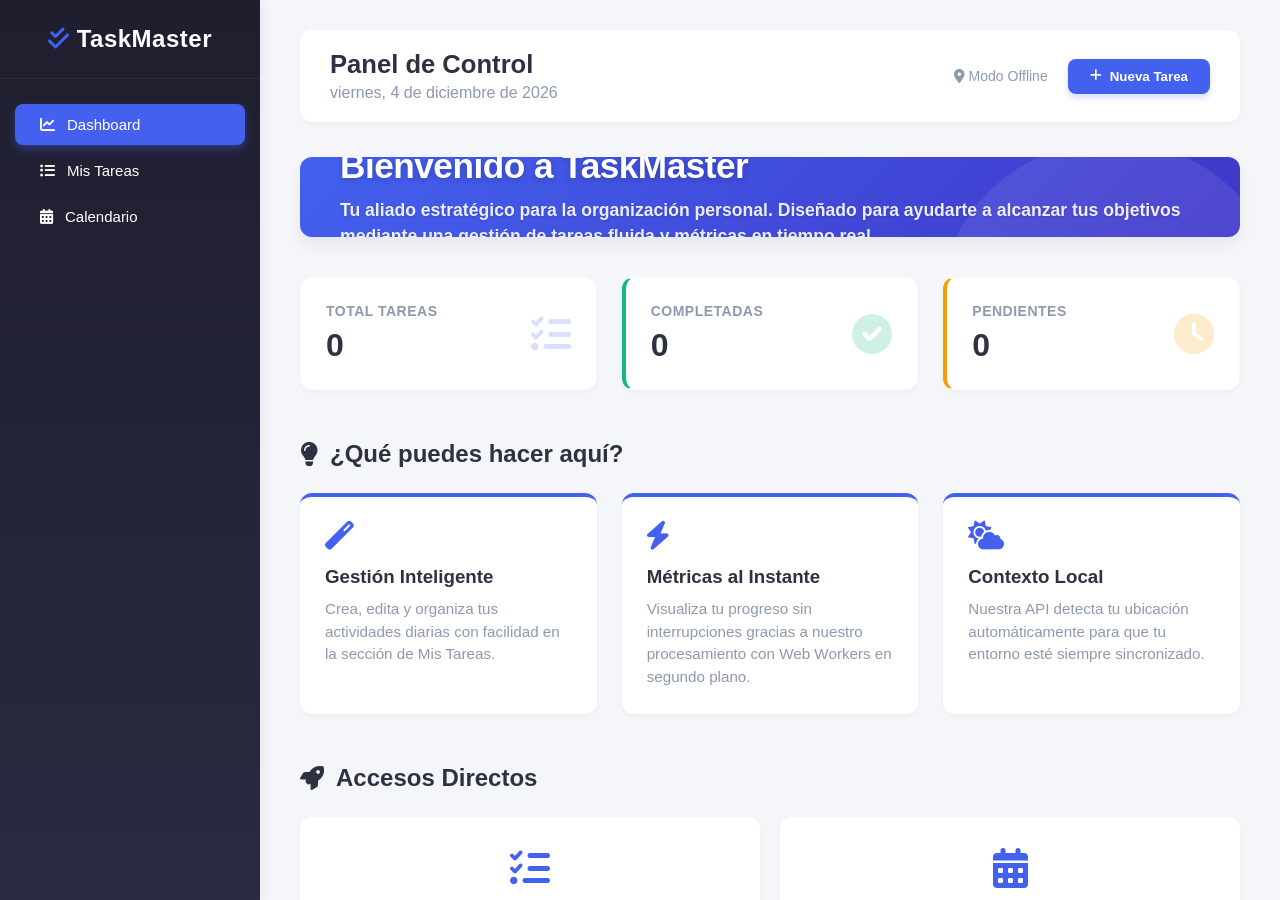
<file: index.html>
<!DOCTYPE html>
<html lang="es">
<head>
    <meta charset="UTF-8">
    <meta name="viewport" content="width=device-width, initial-scale=1.0"> 
    <title>Gestor de Tareas - Dashboard</title>
    <link href="https://cdnjs.cloudflare.com/ajax/libs/font-awesome/6.0.0/css/all.min.css" rel="stylesheet">
    <link href="css/styles.css" rel="stylesheet">
</head>
<body>

    <aside class="sidebar" id="sidebar-container"></aside>

    <main class="main-content">
        <header class="topbar">
            <div>
                <h1>Panel de Control</h1>
                <p id="current-date" style="color: var(--text-light); margin-top: 5px;"></p>
            </div>
            <div class="user-info">
                <span id="api-location"><i class="fas fa-map-marker-alt"></i> Obteniendo ubicación...</span>
                <button class="btn-primary" id="btn-open-modal"><i class="fas fa-plus"></i> Nueva Tarea</button>
            </div>
        </header>

        <section class="welcome-hero">
            <h1>Bienvenido a TaskMaster</h1>
            <h2>Tu aliado estratégico para la organización personal. Diseñado para ayudarte a alcanzar tus objetivos mediante una gestión de tareas fluida y métricas en tiempo real.</h2>
        </section>

        <section class="dashboard-cards">
            <div class="card">
                <div class="card-info">
                    <h3>Total Tareas</h3>
                    <span class="number" id="metric-total">0</span>
                </div>
                <i class="fas fa-tasks"></i>
            </div>
            <div class="card" style="border-left: 4px solid var(--success);">
                <div class="card-info">
                    <h3>Completadas</h3>
                    <span class="number" id="metric-completed">0</span>
                </div>
                <i class="fas fa-check-circle" style="color: var(--success);"></i>
            </div>
            <div class="card" style="border-left: 4px solid var(--warning);">
                <div class="card-info">
                    <h3>Pendientes</h3>
                    <span class="number" id="metric-pending">0</span>
                </div>
                <i class="fas fa-clock" style="color: var(--warning);"></i>
            </div>
        </section>

        <h2 class="section-title"><i class="fas fa-lightbulb"></i> ¿Qué puedes hacer aquí?</h2>
        <section class="features-section">
            <div class="feature-item">
                <i class="fas fa-magic"></i>
                <h3>Gestión Inteligente</h3>
                <p>Crea, edita y organiza tus actividades diarias con facilidad en la sección de Mis Tareas.</p>
            </div>
            <div class="feature-item">
                <i class="fas fa-bolt"></i>
                <h3>Métricas al Instante</h3>
                <p>Visualiza tu progreso sin interrupciones gracias a nuestro procesamiento con Web Workers en segundo plano.</p>
            </div>
            <div class="feature-item">
                <i class="fas fa-cloud-sun"></i>
                <h3>Contexto Local</h3>
                <p>Nuestra API detecta tu ubicación automáticamente para que tu entorno esté siempre sincronizado.</p>
            </div>
        </section>

        <h2 class="section-title"><i class="fas fa-rocket"></i> Accesos Directos</h2>
        <section class="quick-access-grid">
            <a href="tareas.html" class="action-card">
                <i class="fas fa-list-check"></i>
                <span>Mis Tareas</span>
                <small>Ver y editar listado</small>
            </a>
            <a href="calendario.html" class="action-card">
                <i class="fas fa-calendar-days"></i>
                <span>Calendario</span>
                <small>Planifica tu semana</small>
            </a>
        </section>
    </main>

    <div class="modal" id="task-modal">
        <div class="modal-content">
            <h2 id="modal-title" style="margin-bottom: 20px;">Agregar Nueva Tarea</h2>
            <form id="task-form">
                <input type="hidden" id="task-id">
                <div class="form-group"><label>Título</label><input type="text" id="task-title" required></div>
                <div class="form-group"><label>Descripción</label><textarea id="task-desc" rows="3" required></textarea></div>
                <div class="form-group"><label>Fecha</label><input type="date" id="task-date" required></div>
                
                <div class="form-group">
                    <label>Estado</label>
                    <select id="task-status"><option value="pending">Pendiente</option><option value="completed">Completada</option></select>
                </div>
                <div class="modal-actions">
                    <button type="button" class="btn-cancel" id="btn-close-modal">Cancelar</button>
                    <button type="submit" class="btn-primary">Guardar</button>
                </div>
            </form>
        </div>
    </div>

    <div class="modal" id="delete-confirm-modal">
        <div class="modal-content" style="max-width: 400px; text-align: center;">
            <div style="font-size: 3rem; color: var(--danger); margin-bottom: 15px;">
                <i class="fas fa-exclamation-triangle"></i>
            </div>
            <h2 style="margin-bottom: 10px;">¿Eliminar Tarea?</h2>
            <p style="color: var(--text-light); margin-bottom: 25px;">Esta acción es permanente y no se puede deshacer. ¿Estás seguro?</p>
            <div class="modal-actions" style="justify-content: center; width: 100%;">
                <button type="button" class="btn-cancel" id="btn-cancel-delete">Cancelar</button>
                <button type="button" class="btn-primary" id="btn-confirm-delete" style="background-color: var(--danger); box-shadow: 0 4px 6px rgba(239, 68, 68, 0.2);">Sí, Eliminar</button>
            </div>
        </div>
    </div>

    <script src="js/api.js"></script>
    <script src="js/crud.js"></script>
    <script src="js/main.js"></script>
    <script>
        const opcionesFecha = { weekday: 'long', year: 'numeric', month: 'long', day: 'numeric' };
        document.getElementById('current-date').textContent = new Date().toLocaleDateString('es-ES', opcionesFecha);
    </script>
</body>
</html>
</file>
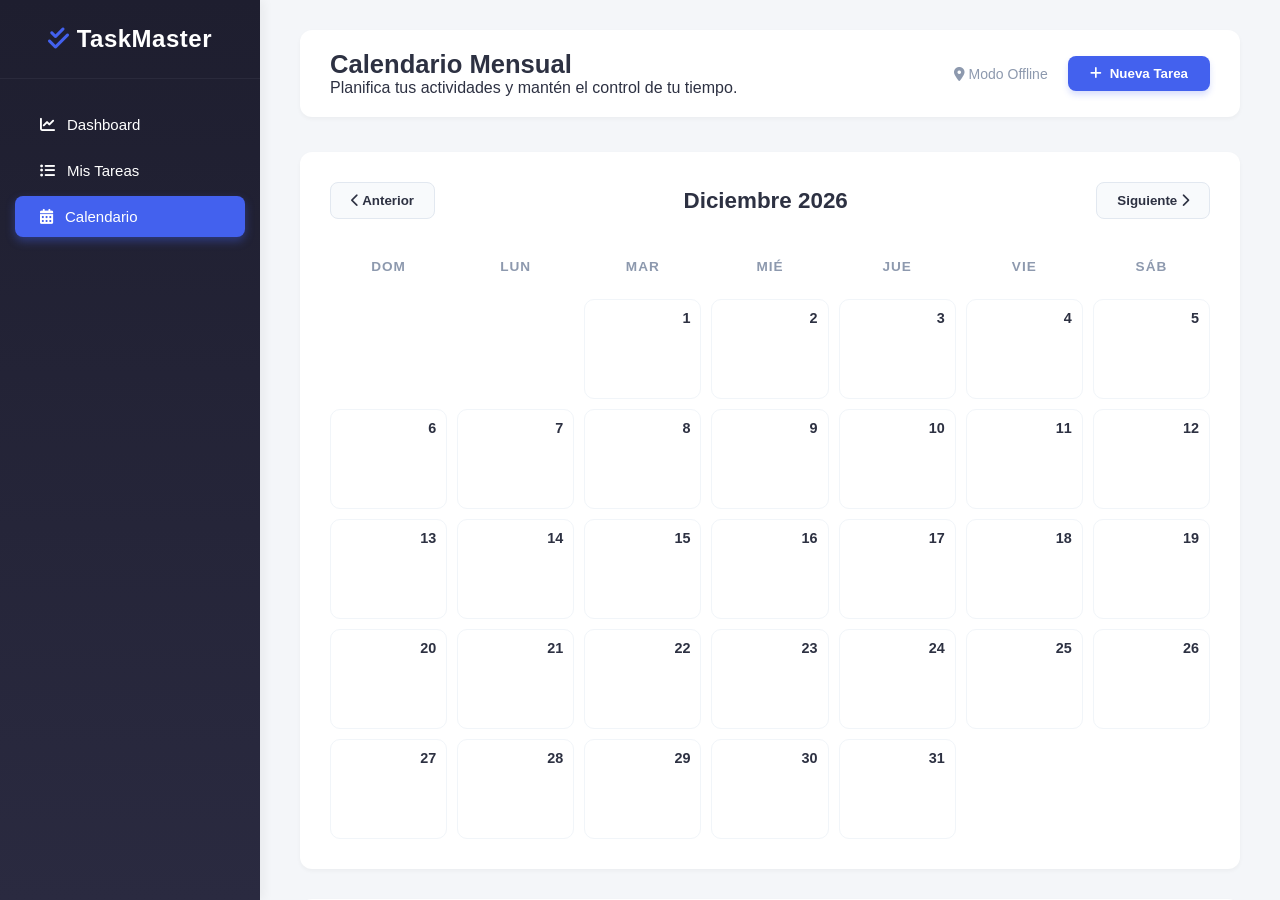
<file: calendario.html>
<!DOCTYPE html>
<html lang="es">
<head>
    <meta charset="UTF-8">
    <meta name="viewport" content="width=device-width, initial-scale=1.0">
    <title>Gestor de Tareas - Calendario</title>
    <link href="https://cdnjs.cloudflare.com/ajax/libs/font-awesome/6.0.0/css/all.min.css" rel="stylesheet">
    <link href="css/styles.css" rel="stylesheet">
</head>
<body>

    <aside class="sidebar" id="sidebar-container"></aside>

    <main class="main-content">
        <header class="topbar">
            <div>
                <h1>Calendario Mensual</h1>
                <p>Planifica tus actividades y mantén el control de tu tiempo.</p>
            </div>
            <div class="user-info">
                <span id="api-location"><i class="fas fa-map-marker-alt"></i> Obteniendo ubicación...</span>
                <button class="btn-primary" id="btn-open-modal"><i class="fas fa-plus"></i> Nueva Tarea</button>
            </div>
        </header>

        <section class="calendar-container">
            <div class="calendar-header-controls">
                <button id="prev-month"><i class="fas fa-chevron-left"></i> Anterior</button>
                <div style="position: relative; cursor: pointer;" title="Haz clic para buscar un mes o año">
                    <h2 id="calendar-month-year">Cargando...</h2>
                    <input type="month" id="month-picker" style="position: absolute; top: 0; left: 0; width: 100%; height: 100%; opacity: 0; cursor: pointer;">
                </div>
                <button id="next-month">Siguiente <i class="fas fa-chevron-right"></i></button>
            </div>

            <div class="calendar-grid" style="margin-bottom: 10px;">
                <div class="calendar-day-name">Dom</div>
                <div class="calendar-day-name">Lun</div>
                <div class="calendar-day-name">Mar</div>
                <div class="calendar-day-name">Mié</div>
                <div class="calendar-day-name">Jue</div>
                <div class="calendar-day-name">Vie</div>
                <div class="calendar-day-name">Sáb</div>
            </div>

            <div class="calendar-grid" id="calendar-days"></div>
        </section>

        <section class="crud-container" style="margin-top: 30px;">
            <div class="crud-header">
                <h3 class="section-title" style="margin:0;"><i class="fas fa-list-check"></i> Detalle de Tareas</h3>
                <div class="crud-controls">
                    <input type="text" id="search-input" placeholder="Buscar por ID o Título...">

                    <input type="date" id="filter-date-start" title="Desde la fecha...">
                    <input type="date" id="filter-date-end" title="Hasta la fecha...">
                    
                    <select id="filter-status" title="Filtrar por Estado">
                        <option value="all">Todas las tareas</option>
                        <option value="pending">Solo Pendientes</option>
                        <option value="completed">Solo Completadas</option>
                    </select>
                </div>
            </div>
            
            <div class="table-responsive">
                <table>
                    <thead>
                        <tr>
                            <th>ID</th><th>Título</th><th>Descripción</th>
                            <th id="th-fecha" class="sortable-header" title="Clic para ordenar">
                                Fecha <i id="sort-icon" class="fas fa-sort-down"></i>
                            </th>
                            <th>Estado</th><th>Acciones</th>
                        </tr>
                    </thead>
                    <tbody id="tasks-tbody"></tbody>
                </table>
            </div>

            <div id="pagination-controls" style="display: flex; justify-content: flex-end; align-items: center; gap: 15px; margin-top: 20px;">
                <button id="btn-prev-page" class="btn-cancel"><i class="fas fa-chevron-left"></i> Anterior</button>
                <span id="page-info" style="font-weight: 600; color: var(--text-dark);">Página 1</span>
                <button id="btn-next-page" class="btn-cancel">Siguiente <i class="fas fa-chevron-right"></i></button>
            </div>
        </section>
    </main>

    <div class="modal" id="task-modal">
        <div class="modal-content">
            <h2 id="modal-title" style="margin-bottom: 20px;">Agregar Nueva Tarea</h2>
            <form id="task-form">
                <input type="hidden" id="task-id">
                <div class="form-group"><label>Título</label><input type="text" id="task-title" required></div>
                <div class="form-group"><label>Descripción</label><textarea id="task-desc" rows="3" required></textarea></div>
                <div class="form-group"><label>Fecha</label><input type="date" id="task-date" required></div>
                <div class="form-group">
                    <label>Estado</label>
                    <select id="task-status"><option value="pending">Pendiente</option><option value="completed">Completada</option></select>
                </div>
                <div class="modal-actions">
                    <button type="button" class="btn-cancel" id="btn-close-modal">Cancelar</button>
                    <button type="submit" class="btn-primary">Guardar</button>
                </div>
            </form>
        </div>
    </div>

    <div class="modal" id="delete-confirm-modal">
        <div class="modal-content" style="max-width: 400px; text-align: center;">
            <div style="font-size: 3rem; color: var(--danger); margin-bottom: 15px;">
                <i class="fas fa-exclamation-triangle"></i>
            </div>
            <h2 id="delete-modal-title" style="margin-bottom: 10px;">¿Eliminar Tarea?</h2>
            <p id="delete-modal-text" style="color: var(--text-light); margin-bottom: 25px;">Esta acción es permanente y no se puede deshacer. ¿Estás seguro?</p>
            <div class="modal-actions" style="justify-content: center; width: 100%;">
                <button type="button" class="btn-cancel" id="btn-cancel-delete">Cancelar</button>
                <button type="button" class="btn-primary" id="btn-confirm-delete" style="background-color: var(--danger); box-shadow: 0 4px 6px rgba(239, 68, 68, 0.2);">Sí, Eliminar</button>
            </div>
        </div>
    </div>

    <div class="modal" id="view-task-modal">
        <div class="modal-content" style="max-width: 500px;">
            <div style="display: flex; justify-content: space-between; align-items: flex-start; margin-bottom: 20px; gap: 15px;">
                <h2 id="view-task-title" style="word-break: break-word; color: var(--primary-color); margin: 0;">Título de la tarea</h2>
                <span id="view-task-status" class="status-badge" style="white-space: nowrap;">Estado</span>
            </div>
            
            <div style="margin-bottom: 15px; color: var(--text-light); font-size: 0.95rem;">
                <p><strong><i class="fas fa-fingerprint"></i> ID:</strong> <span id="view-task-id"></span></p>
                <p style="margin-top: 8px;"><strong><i class="fas fa-calendar-alt"></i> Fecha planificada:</strong> <span id="view-task-date"></span></p>
            </div>
            
            <div style="margin-bottom: 25px;">
                <p style="color: var(--text-light); font-size: 0.95rem; margin-bottom: 8px;"><strong><i class="fas fa-align-left"></i> Descripción:</strong></p>
                <div id="view-task-desc" style="background: var(--bg-color); padding: 15px; border-radius: 8px; color: var(--text-dark); white-space: pre-wrap; font-size: 0.95rem; line-height: 1.5; max-height: 200px; overflow-y: auto;"></div>
            </div>
            
            <div class="modal-actions" style="justify-content: flex-end;">
                <button type="button" class="btn-cancel" id="btn-close-view">Cerrar</button>
                <button type="button" class="btn-primary" id="btn-edit-from-view"><i class="fas fa-edit"></i> Editar Tarea</button>
            </div>
        </div>
    </div>

    <script src="js/api.js"></script>
    <script src="js/crud.js"></script>
    <script src="js/main.js"></script>
</body>
</html>
</file>
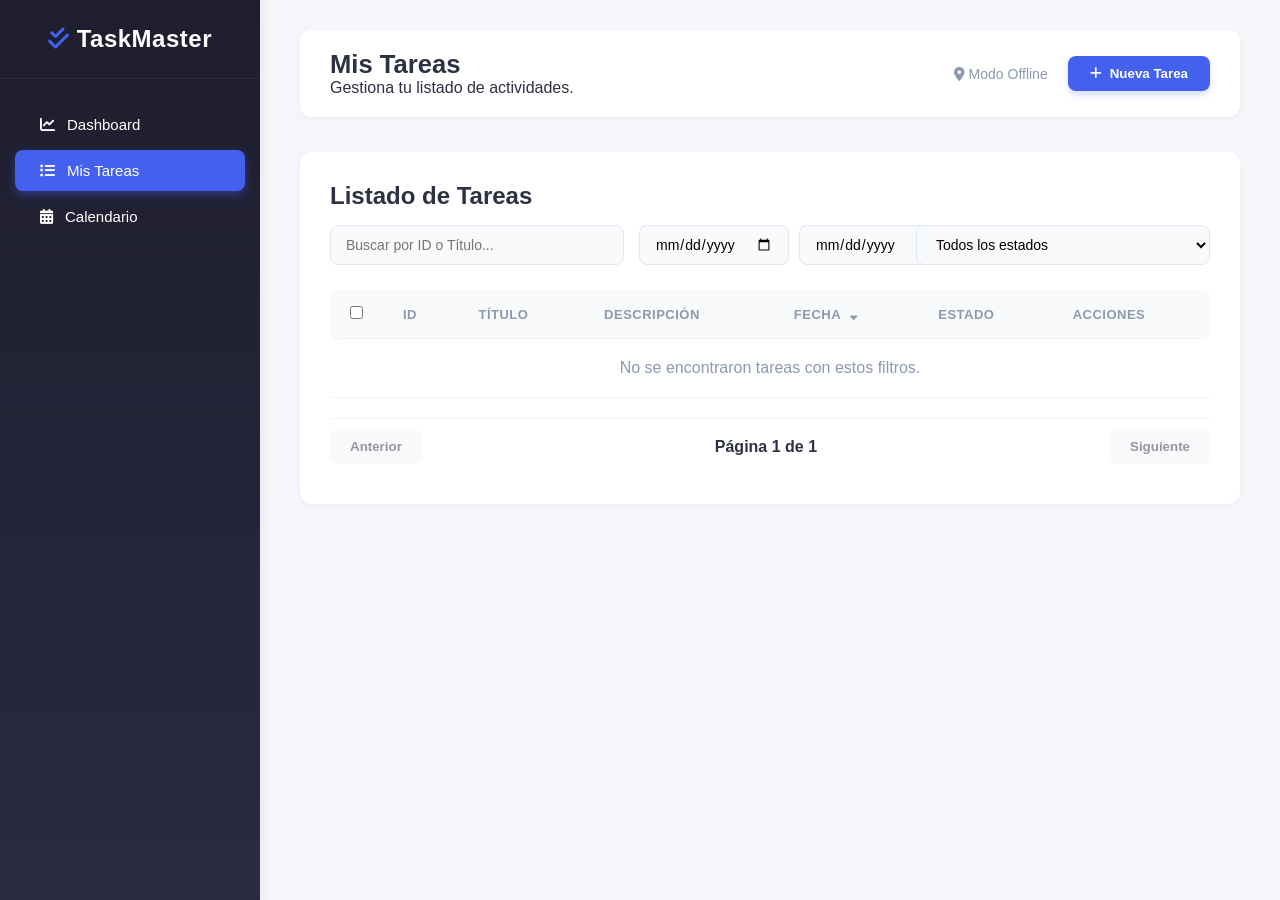
<file: tareas.html>
<!DOCTYPE html>
<html lang="es">
<head>
    <meta charset="UTF-8">
    <meta name="viewport" content="width=device-width, initial-scale=1.0">
    <title>Gestor de Tareas - Mis Tareas</title>
    <link href="https://cdnjs.cloudflare.com/ajax/libs/font-awesome/6.0.0/css/all.min.css" rel="stylesheet">
    <link href="css/styles.css" rel="stylesheet">
</head>
<body>

    <aside class="sidebar" id="sidebar-container"></aside>

    <main class="main-content">
        <header class="topbar">
            <div>
                <h1>Mis Tareas</h1>
                <p>Gestiona tu listado de actividades.</p>
            </div>
            <div class="user-info">
                <span id="api-location"><i class="fas fa-map-marker-alt"></i> Obteniendo ubicación...</span>
                <button class="btn-primary" id="btn-open-modal"><i class="fas fa-plus"></i> Nueva Tarea</button>
            </div>
        </header>

        <section class="crud-container">
            <div class="crud-header">
                <h2>Listado de Tareas</h2>
                <div class="crud-controls">
                    <input type="text" id="search-input" placeholder="Buscar por ID o Título...">
                    
                    <button id="btn-delete-selected" class="btn-primary" style="background-color: var(--danger); display: none;">
                        <i class="fas fa-trash-alt"></i> Eliminar Seleccionadas
                    </button>
                    
                    <div class="date-filters">
                        <input type="date" id="filter-date-start" title="Desde la fecha...">
                        <input type="date" id="filter-date-end" title="Hasta la fecha...">
                    </div>
                    
                    <select id="filter-select">
                        <option value="all">Todos los estados</option>
                        <option value="pending">Pendientes</option>
                        <option value="completed">Completadas</option>
                    </select>
                </div>
            </div>
            <div class="table-responsive">
                <table id="tasks-table">
                    <thead>
                        <tr>
                            <th style="width: 40px; text-align: center;">
                                <input type="checkbox" id="select-all-tasks" title="Seleccionar todas las tareas">
                            </th>
                            <th>ID</th>
                            <th>Título</th>
                            <th>Descripción</th>
                            <th id="th-fecha" class="sortable-header" title="Clic para ordenar">
                                Fecha <i id="sort-icon" class="fas fa-sort-down"></i>
                            </th>
                            <th>Estado</th>
                            <th>Acciones</th>
                        </tr>
                    </thead>
                    <tbody id="tasks-tbody"></tbody>
                </table>
            </div>
            
            <div class="pagination-controls">
                <button type="button" class="btn-cancel" id="btn-prev-page" disabled>Anterior</button>
                <span id="page-info">Página 1 de 1</span>
                <button type="button" class="btn-cancel" id="btn-next-page" disabled>Siguiente</button>
            </div>
        </section>
    </main>

    <div class="modal" id="task-modal">
        <div class="modal-content">
            <h2 id="modal-title" style="margin-bottom: 20px;">Agregar Nueva Tarea</h2>
            <form id="task-form">
                <input type="hidden" id="task-id">
                <div class="form-group"><label>Título</label><input type="text" id="task-title" required></div>
                <div class="form-group"><label>Descripción</label><textarea id="task-desc" rows="3" required></textarea></div>
                <div class="form-group"><label>Fecha</label><input type="date" id="task-date" required></div>
                
                <div class="form-group">
                    <label>Estado</label>
                    <select id="task-status"><option value="pending">Pendiente</option><option value="completed">Completada</option></select>
                </div>
                <div class="modal-actions">
                    <button type="button" class="btn-cancel" id="btn-close-modal">Cancelar</button>
                    <button type="submit" class="btn-primary">Guardar</button>
                </div>
            </form>
        </div>
    </div>

    <div class="modal" id="delete-confirm-modal">
        <div class="modal-content" style="max-width: 400px; text-align: center;">
            <div style="font-size: 3rem; color: var(--danger); margin-bottom: 15px;">
                <i class="fas fa-exclamation-triangle"></i>
            </div>
            <h2 id="delete-modal-title" style="margin-bottom: 10px;">¿Eliminar Tarea?</h2>
            <p id="delete-modal-text" style="color: var(--text-light); margin-bottom: 25px;">Esta acción es permanente y no se puede deshacer. ¿Estás seguro?</p>
            <div class="modal-actions" style="justify-content: center; width: 100%;">
                <button type="button" class="btn-cancel" id="btn-cancel-delete">Cancelar</button>
                <button type="button" class="btn-primary" id="btn-confirm-delete" style="background-color: var(--danger); box-shadow: 0 4px 6px rgba(239, 68, 68, 0.2);">Sí, Eliminar</button>
            </div>
        </div>
    </div>

    <div class="modal" id="view-task-modal">
        <div class="modal-content" style="max-width: 500px;">
            <div style="display: flex; justify-content: space-between; align-items: flex-start; margin-bottom: 20px; gap: 15px;">
                <h2 id="view-task-title" style="word-break: break-word; color: var(--primary-color); margin: 0;">Título de la tarea</h2>
                <span id="view-task-status" class="status-badge" style="white-space: nowrap;">Estado</span>
            </div>
            
            <div style="margin-bottom: 15px; color: var(--text-light); font-size: 0.95rem;">
                <p><strong><i class="fas fa-fingerprint"></i> ID:</strong> <span id="view-task-id"></span></p>
                <p style="margin-top: 8px;"><strong><i class="fas fa-calendar-alt"></i> Fecha planificada:</strong> <span id="view-task-date"></span></p>
            </div>
            
            <div style="margin-bottom: 25px;">
                <p style="color: var(--text-light); font-size: 0.95rem; margin-bottom: 8px;"><strong><i class="fas fa-align-left"></i> Descripción:</strong></p>
                <div id="view-task-desc" style="background: var(--bg-color); padding: 15px; border-radius: 8px; color: var(--text-dark); white-space: pre-wrap; font-size: 0.95rem; line-height: 1.5; max-height: 200px; overflow-y: auto;"></div>
            </div>
            
            <div class="modal-actions" style="justify-content: flex-end;">
                <button type="button" class="btn-cancel" id="btn-close-view">Cerrar</button>
                <button type="button" class="btn-primary" id="btn-edit-from-view"><i class="fas fa-edit"></i> Editar Tarea</button>
            </div>
        </div>
    </div>

    <script src="js/api.js"></script>
    <script src="js/crud.js"></script>
    <script src="js/main.js"></script>
</body>
</html>
</file>
<file: css/styles.css>
/* =========================================
   VARIABLES DE DISEÑO (TEMA MODERNO)
   ========================================= */
:root {
    --primary-color: #4361ee;
    --primary-hover: #3a53d0;
    --sidebar-bg: #1e1e2f; 
    --bg-color: #f4f6f9; 
    --text-dark: #2d3142;
    --text-light: #8d99ae;
    --success: #10b981; 
    --warning: #f59e0b; 
    --danger: #ef4444; 
    --white: #ffffff;
    --border-radius: 12px; 
    --shadow-sm: 0 2px 4px rgba(0,0,0,0.04);
    --shadow-md: 0 8px 16px rgba(0,0,0,0.06);
    --shadow-hover: 0 12px 24px rgba(67, 97, 238, 0.15);
}

/* =========================================
   RESETEO Y BASE
   ========================================= */
* { 
    margin: 0; 
    padding: 0; 
    box-sizing: border-box; 
    font-family: 'Inter', 'Segoe UI', Tahoma, Geneva, Verdana, sans-serif; 
}
body { 
    background-color: var(--bg-color); 
    color: var(--text-dark); 
    display: flex; 
    height: 100vh; 
    overflow: hidden; 
}

/* =========================================
   PANEL LATERAL (SIDEBAR)
   ========================================= */
.sidebar { 
    width: 260px; 
    background: linear-gradient(180deg, var(--sidebar-bg) 0%, #2a2a40 100%);
    color: var(--white); 
    display: flex; 
    flex-direction: column; 
    box-shadow: 4px 0 10px rgba(0,0,0,0.05);
    z-index: 10;
}
.sidebar-header { 
    padding: 25px 20px; 
    text-align: center; 
    border-bottom: 1px solid rgba(255,255,255,0.05); 
}
.sidebar-header h2 {
    font-size: 1.5rem;
    letter-spacing: 0.5px;
}
.sidebar-menu { 
    list-style: none; 
    padding: 20px 0; 
    flex: 1; 
}
.sidebar-menu li { 
    padding: 12px 25px; 
    margin: 5px 15px;
    border-radius: 8px;
    transition: all 0.3s ease; 
    cursor: pointer; 
}
.sidebar-menu li:hover { 
    background-color: rgba(255,255,255,0.08); 
    transform: translateX(5px);
}
.sidebar-menu li.active { 
    background-color: var(--primary-color); 
    box-shadow: 0 4px 10px rgba(67, 97, 238, 0.4);
}
.sidebar-menu li a { 
    color: var(--white); 
    text-decoration: none; 
    display: flex; 
    align-items: center; 
    gap: 12px; 
    font-size: 15px; 
    font-weight: 500;
}

/* =========================================
   CONTENEDOR PRINCIPAL Y HEADER
   ========================================= */
.main-content { 
    flex: 1; 
    display: flex; 
    flex-direction: column; 
    overflow-y: auto; 
    padding: 30px 40px; 
    scroll-behavior: smooth;
}

.topbar { 
    display: flex; 
    justify-content: space-between; 
    align-items: center; 
    margin-bottom: 35px; 
    background: var(--white);
    padding: 20px 30px;
    border-radius: var(--border-radius);
    box-shadow: var(--shadow-sm);
}
.topbar h1 { font-size: 1.6rem; color: var(--text-dark); }
.user-info { display: flex; align-items: center; gap: 20px; font-size: 14px; color: var(--text-light); }

/* Botones Globales */
.btn-primary { 
    background-color: var(--primary-color); 
    color: var(--white); 
    border: none; 
    padding: 10px 22px; 
    border-radius: 8px; 
    cursor: pointer; 
    font-weight: 600; 
    display: flex;
    align-items: center;
    gap: 8px;
    transition: all 0.3s ease; 
    box-shadow: 0 4px 6px rgba(67, 97, 238, 0.2);
}
.btn-primary:hover { 
    background-color: var(--primary-hover); 
    transform: translateY(-2px);
    box-shadow: 0 6px 12px rgba(67, 97, 238, 0.3);
}

/* =========================================
   DASHBOARD - HERO Y TARJETAS
   ========================================= */
.welcome-hero {
    background: linear-gradient(135deg, #4361ee 0%, #3f37c9 100%);
    border-radius: var(--border-radius);
    /* Padding más pequeño en móviles (15px) y hasta 40px en PC */
    padding: clamp(15px, 4vw, 40px); 
    margin-bottom: 40px;     
    box-shadow: var(--shadow-md);
    position: relative;
    overflow: hidden;
    z-index: 1; 
    
    display: flex;
    flex-direction: column;
    justify-content: center;
    gap: 10px; 
    
    /* LA CLAVE: Forzar a la caja a crecer verticalmente si el texto lo necesita */
    height: auto; 
    min-height: fit-content; 
    box-sizing: border-box; 
    width: 100%;
}

/* Efecto de círculo de fondo */
.welcome-hero::after {
    content: '';
    position: absolute;
    top: -20%; 
    right: -5%;
    width: clamp(150px, 30vw, 350px); 
    height: clamp(150px, 30vw, 350px);
    background: rgba(255, 255, 255, 0.08); 
    border-radius: 50%;
    z-index: -1; 
    pointer-events: none; 
}

.welcome-hero h1 { 
    margin: 0; 
    /* Reducimos drásticamente el tamaño mínimo a 1.2rem para móviles/zoom */
    font-size: clamp(1.2rem, 5vw, 2.2rem); 
    font-weight: 800; 
    color: #ffffff;
    text-shadow: 0 2px 6px rgba(0, 0, 0, 0.2); 
    letter-spacing: -0.5px; 
    line-height: 1.2; 
    word-wrap: break-word; /* Evita que palabras muy largas rompan el diseño */
}

/* Estilos para el texto descriptivo */
.welcome-hero h2 { 
    margin: 0;
    /* Reducimos el tamaño mínimo a 0.85rem para que no invada toda la pantalla */
    font-size: clamp(0.85rem, 3vw, 1.1rem); 
    max-width: 100%; /* Permitimos que use el ancho disponible en móvil */
    line-height: 1.5;
    color: rgba(255, 255, 255, 0.9); 
    text-shadow: 0 1px 2px rgba(0, 0, 0, 0.15); 
}

.dashboard-cards { 
    display: grid; 
    grid-template-columns: repeat(auto-fit, minmax(250px, 1fr)); 
    gap: 25px; 
    margin-bottom: 40px; 
}
.card { 
    background-color: var(--white); 
    padding: 25px; 
    border-radius: var(--border-radius); 
    box-shadow: var(--shadow-sm); 
    display: flex; 
    justify-content: space-between; 
    align-items: center; 
    transition: all 0.3s ease;
    border: 1px solid rgba(0,0,0,0.02);
}
.card:hover {
    transform: translateY(-5px);
    box-shadow: var(--shadow-hover);
}
.card-info h3 { font-size: 14px; color: var(--text-light); margin-bottom: 8px; text-transform: uppercase; letter-spacing: 0.5px;}
.card-info .number { font-size: 32px; font-weight: 800; color: var(--text-dark); }
.card i { font-size: 2.5rem; color: var(--primary-color); opacity: 0.2; }

/* =========================================
   SECCIÓN CRUD Y TABLAS (MIS TAREAS)
   ========================================= */
.crud-container { 
    background-color: var(--white); 
    padding: 30px; 
    border-radius: var(--border-radius); 
    box-shadow: var(--shadow-sm); 
    margin-bottom: 40px;
}
.crud-header { 
    display: flex; 
    justify-content: space-between; 
    align-items: center; 
    margin-bottom: 25px; 
    flex-wrap: wrap;
    gap: 15px;
}
.crud-controls { display: flex; gap: 15px; flex-wrap: wrap; width: 100%; justify-content: flex-end;}
.crud-controls input, .crud-controls select { 
    padding: 10px 15px; 
    border: 1px solid #e2e8f0; 
    border-radius: 8px; 
    outline: none; 
    font-size: 14px;
    transition: all 0.3s ease;
    background-color: #f8fafc;
    flex: 1; /* Permite que se adapten mejor */
    min-width: 150px;
}
.crud-controls input:focus, .crud-controls select:focus {
    border-color: var(--primary-color);
    box-shadow: 0 0 0 3px rgba(67, 97, 238, 0.1);
    background-color: var(--white);
}

/* Estilos de Tabla Mejorados */
.table-responsive {
    width: 100%;
    overflow-x: auto; 
    -webkit-overflow-scrolling: touch; /* Scroll suave en móviles */
}
table { 
    width: 100%; 
    border-collapse: separate; 
    border-spacing: 0;
    min-width: 600px; /* Evita que la tabla colapse demasiado */
}
th, td { 
    text-align: left; 
    padding: 16px 20px; 
    border-bottom: 1px solid #f1f5f9; 
}
th { 
    background-color: #f8fafc; 
    font-weight: 600; 
    color: var(--text-light);
    font-size: 13px;
    text-transform: uppercase;
    letter-spacing: 0.5px;
}
th:first-child { border-top-left-radius: 8px; border-bottom-left-radius: 8px; }
th:last-child { border-top-right-radius: 8px; border-bottom-right-radius: 8px; }

tbody tr { transition: background-color 0.2s ease; }
tbody tr:hover { background-color: #f8fafc; }

.status-badge { 
    padding: 6px 12px; 
    border-radius: 20px; 
    font-size: 12px; 
    font-weight: 600; 
    display: inline-block;
}
.status-pending { background-color: rgba(245, 158, 11, 0.15); color: #d97706; }
.status-completed { background-color: rgba(16, 185, 129, 0.15); color: #059669; }

.action-btns button { 
    background: #f1f5f9; 
    border: none; 
    cursor: pointer; 
    font-size: 15px; 
    margin-right: 8px; 
    width: 32px;
    height: 32px;
    border-radius: 6px;
    transition: all 0.2s ease; 
}
.btn-edit { color: var(--primary-color); }
.btn-delete { color: var(--danger); }
.action-btns button:hover.btn-edit { background: var(--primary-color); color: white; }
.action-btns button:hover.btn-delete { background: var(--danger); color: white; }

/* =========================================
   MODAL DE FORMULARIOS
   ========================================= */
.modal { 
    display: none; 
    position: fixed; 
    top: 0; left: 0; width: 100%; height: 100%; 
    background-color: rgba(15, 23, 42, 0.6); 
    backdrop-filter: blur(4px); 
    align-items: center; 
    justify-content: center; 
    z-index: 1000; 
}
.modal-content { 
    background-color: var(--white); 
    padding: 35px; 
    border-radius: 16px; 
    width: 90%;
    max-width: 450px; 
    box-shadow: 0 20px 25px -5px rgba(0, 0, 0, 0.1); 
    transform: translateY(-20px);
    animation: modalSlideIn 0.3s forwards ease-out;
}
@keyframes modalSlideIn {
    to { transform: translateY(0); }
}
.form-group { margin-bottom: 20px; }
.form-group label { display: block; margin-bottom: 8px; font-weight: 600; font-size: 14px; color: var(--text-dark);}
.form-group input, .form-group textarea, .form-group select { 
    width: 100%; 
    padding: 12px; 
    border: 1px solid #e2e8f0; 
    border-radius: 8px; 
    outline: none; 
    font-size: 15px;
    transition: border-color 0.3s;
}
.form-group input:focus, .form-group textarea:focus, .form-group select:focus {
    border-color: var(--primary-color);
    box-shadow: 0 0 0 3px rgba(67, 97, 238, 0.1);
}
.modal-actions { display: flex; justify-content: flex-end; gap: 12px; margin-top: 30px; }
.btn-cancel { 
    background-color: #f1f5f9; 
    color: var(--text-dark); 
    border: none; 
    padding: 10px 20px; 
    border-radius: 8px; 
    cursor: pointer; 
    font-weight: 600;
    transition: 0.2s;
}
.btn-cancel:hover { background-color: #e2e8f0; }

/* =========================================
   ACCESOS DIRECTOS Y SECCIONES
   ========================================= */
.features-section {
    display: grid;
    grid-template-columns: repeat(auto-fit, minmax(250px, 1fr));
    gap: 25px;
    margin-bottom: 40px;
}
.feature-item {
    background: white;
    padding: 25px;
    border-radius: var(--border-radius);
    border-top: 4px solid var(--primary-color);
    box-shadow: var(--shadow-sm);
    transition: transform 0.3s ease;
}
.feature-item:hover { transform: translateY(-5px); box-shadow: var(--shadow-md); }
.feature-item i { font-size: 1.8rem; color: var(--primary-color); margin-bottom: 15px; display: block; }
.feature-item h3 { margin-bottom: 10px; color: var(--text-dark); }
.feature-item p { color: var(--text-light); font-size: 0.95rem; line-height: 1.5;}

.quick-access-grid {
    display: grid;
    grid-template-columns: repeat(auto-fit, minmax(220px, 1fr));
    gap: 20px;
    margin-bottom: 40px;
}
.action-card {
    background: white;
    padding: 30px 20px;
    text-align: center;
    border-radius: var(--border-radius);
    text-decoration: none;
    color: var(--text-dark);
    box-shadow: var(--shadow-sm);
    transition: all 0.3s ease;
    display: flex;
    flex-direction: column;
    align-items: center;
    gap: 12px;
    border: 1px solid transparent;
}
.action-card:hover {
    transform: translateY(-8px);
    box-shadow: var(--shadow-hover);
    border-color: rgba(67, 97, 238, 0.2);
}
.action-card i { font-size: 2.5rem; color: var(--primary-color); transition: transform 0.3s;}
.action-card:hover i { transform: scale(1.1); }
.action-card span { font-weight: 700; font-size: 1.1rem; }
.action-card small { color: var(--text-light); font-size: 0.9rem; }

.section-title {
    margin: 10px 0 25px 0;
    font-size: 1.5rem;
    color: var(--text-dark);
    display: flex;
    align-items: center;
    gap: 12px;
}

/* =========================================
   CALENDARIO
   ========================================= */
.calendar-container {
    background-color: var(--white);
    padding: 30px;
    border-radius: var(--border-radius);
    box-shadow: var(--shadow-sm);
}
.calendar-header-controls {
    display: flex;
    justify-content: space-between;
    align-items: center;
    margin-bottom: 25px;
    flex-wrap: wrap;
    gap: 10px;
}
.calendar-header-controls h2 { color: var(--text-dark); font-size: 1.4rem; text-align: center; }
.calendar-header-controls button {
    background: #f8fafc;
    border: 1px solid #e2e8f0;
    padding: 10px 20px;
    border-radius: 8px;
    cursor: pointer;
    font-weight: 600;
    transition: all 0.3s;
    color: var(--text-dark);
}
.calendar-header-controls button:hover {
    background-color: var(--primary-color);
    color: white;
    border-color: var(--primary-color);
}
.calendar-grid {
    display: grid;
    grid-template-columns: repeat(7, 1fr);
    gap: 10px;
}
.calendar-day-name {
    text-align: center;
    font-weight: 700;
    color: var(--text-light);
    padding: 15px 0;
    text-transform: uppercase;
    font-size: 0.85rem;
    letter-spacing: 1px;
}
.calendar-day {
    border: 1px solid #f1f5f9;
    border-radius: 10px;
    min-height: 100px;
    padding: 10px;
    transition: all 0.2s ease;
    display: flex;
    flex-direction: column;
    gap: 6px;
    background: white;
}
.calendar-day:hover {
    border-color: rgba(67, 97, 238, 0.3);
    box-shadow: 0 4px 12px rgba(67, 97, 238, 0.08);
}
.day-number { font-weight: 700; color: var(--text-dark); align-self: flex-end; font-size: 0.9rem;}
.cal-task {
    background-color: rgba(67, 97, 238, 0.1);
    color: var(--primary-color);
    font-size: 0.7rem;
    padding: 5px 8px;
    border-radius: 6px;
    font-weight: 600;
    white-space: nowrap;
    overflow: hidden;
    text-overflow: ellipsis;
    cursor: pointer;
    transition: background 0.2s;
}
.cal-task:hover { background-color: rgba(67, 97, 238, 0.2); }
.cal-task.completed { background-color: rgba(16, 185, 129, 0.1); color: var(--success); }
.cal-task.completed:hover { background-color: rgba(16, 185, 129, 0.2); }


/* =========================================
   DISEÑO RESPONSIVO (MÓVILES Y TABLETS)
   ========================================= */

@media (max-width: 900px) {
    /* Cambiar el layout global para que el menú vaya arriba */
    body {
        flex-direction: column;
    }

    /* Ajustes del Panel Lateral (Sidebar) para móviles */
    .sidebar {
        width: 100%;
        background: var(--sidebar-bg);
        box-shadow: 0 4px 10px rgba(0,0,0,0.1);
    }
    
    .sidebar-header {
        padding: 15px;
        border-bottom: none;
    }
    
    .sidebar-header h2 {
        font-size: 1.3rem;
    }

    /* Convertir el menú vertical en horizontal deslizable */
    .sidebar-menu {
        display: flex;
        flex-direction: row;
        padding: 0 15px 15px 15px;
        overflow-x: auto;
        -webkit-overflow-scrolling: touch;
    }
    
    /* Ocultar la barra de scroll visual para un look limpio */
    .sidebar-menu::-webkit-scrollbar { display: none; }
    .sidebar-menu { -ms-overflow-style: none; scrollbar-width: none; }

    .sidebar-menu li {
        flex: 0 0 auto; /* Evita que los botones se encojan */
        margin: 0 5px;
        padding: 10px 15px;
    }

    /* Ajustes del contenido principal */
    .main-content {
        padding: 20px 15px;
    }

    .topbar {
        flex-direction: column;
        align-items: flex-start;
        gap: 15px;
        padding: 20px;
    }

    .user-info {
        width: 100%;
        justify-content: space-between;
        flex-direction: row-reverse; /* Pone el botón de "+ Tarea" a la derecha */
    }

    .welcome-hero {
        padding: 25px;
    }
    
    .welcome-hero h1 {
        font-size: 1.7rem;
    }

    .dashboard-cards {
        grid-template-columns: 1fr; /* Una columna en pantallas pequeñas */
    }

    /* Ajustes para el CRUD y Tablas */
    .crud-container {
        padding: 20px;
    }

    .crud-header {
        flex-direction: column;
        align-items: stretch;
    }

    .crud-controls {
        flex-direction: column;
    }

    .crud-controls input, .crud-controls select {
        width: 100%;
    }

    /* Ajustes del Calendario para que quepa en móvil */
    .calendar-container {
        padding: 15px;
    }

    .calendar-header-controls {
        flex-direction: column;
        gap: 15px;
    }

    .calendar-header-controls button {
        width: 100%;
    }
    
    .calendar-grid {
        gap: 5px; /* Menos espacio entre días */
    }

    .calendar-day-name {
        font-size: 0.7rem;
        padding: 10px 0;
    }

    .calendar-day {
        min-height: 70px;
        padding: 5px;
        border-radius: 6px;
    }

    .day-number {
        font-size: 0.8rem;
    }

    .cal-task {
        font-size: 0.6rem;
        padding: 3px 5px;
    }
}

/* Ajustes extra para teléfonos muy pequeños (ej. iPhone SE) */
@media (max-width: 400px) {
    .features-section, .quick-access-grid {
        grid-template-columns: 1fr;
    }
    
    .modal-content {
        padding: 25px 20px;
    }
}

/* =========================================
   SISTEMA DE NOTIFICACIONES (TOASTS)
   ========================================= */
#toast-container {
    position: fixed;
    bottom: 25px;
    right: 25px;
    z-index: 9999;
    display: flex;
    flex-direction: column;
    gap: 12px;
}

.toast-notification {
    min-width: 280px;
    background-color: var(--white);
    color: var(--text-dark);
    padding: 16px 20px;
    border-radius: var(--border-radius);
    box-shadow: 0 10px 30px rgba(0,0,0,0.15);
    display: flex;
    align-items: center;
    gap: 15px;
    font-weight: 600;
    font-size: 14px;
    transform: translateX(120%);
    transition: transform 0.4s cubic-bezier(0.68, -0.55, 0.265, 1.55);
    border-left: 5px solid transparent;
}

.toast-notification.show {
    transform: translateX(0);
}

.toast-success { border-left-color: var(--success); }
.toast-success i { color: var(--success); font-size: 1.4rem; }

.toast-danger { border-left-color: var(--danger); }
.toast-danger i { color: var(--danger); font-size: 1.4rem; }

.toast-info { border-left-color: var(--primary-color); }
.toast-info i { color: var(--primary-color); font-size: 1.4rem; }

/* =========================================
   CONTROLES DE TABLA Y PAGINACIÓN
   ========================================= */
.date-filters { 
    display: flex; 
    gap: 10px; 
    flex: 1; 
    min-width: 250px;
}

.pagination-controls { 
    display: flex; 
    justify-content: space-between; 
    align-items: center; 
    margin-top: 20px; 
    padding: 10px 0; 
    border-top: 1px solid #f1f5f9; 
}

.pagination-controls span { 
    font-weight: 600; 
    color: var(--text-dark); 
}

/* =========================================
   ENCABEZADO ORDENABLE DE LA TABLA
   ========================================= */
.sortable-header { 
    cursor: pointer; 
    user-select: none; 
    transition: color 0.2s ease; 
}

.sortable-header:hover { 
    color: var(--primary-color); 
}

.sortable-header i {
    margin-left: 5px;
    font-size: 0.9em;
}
</file>
